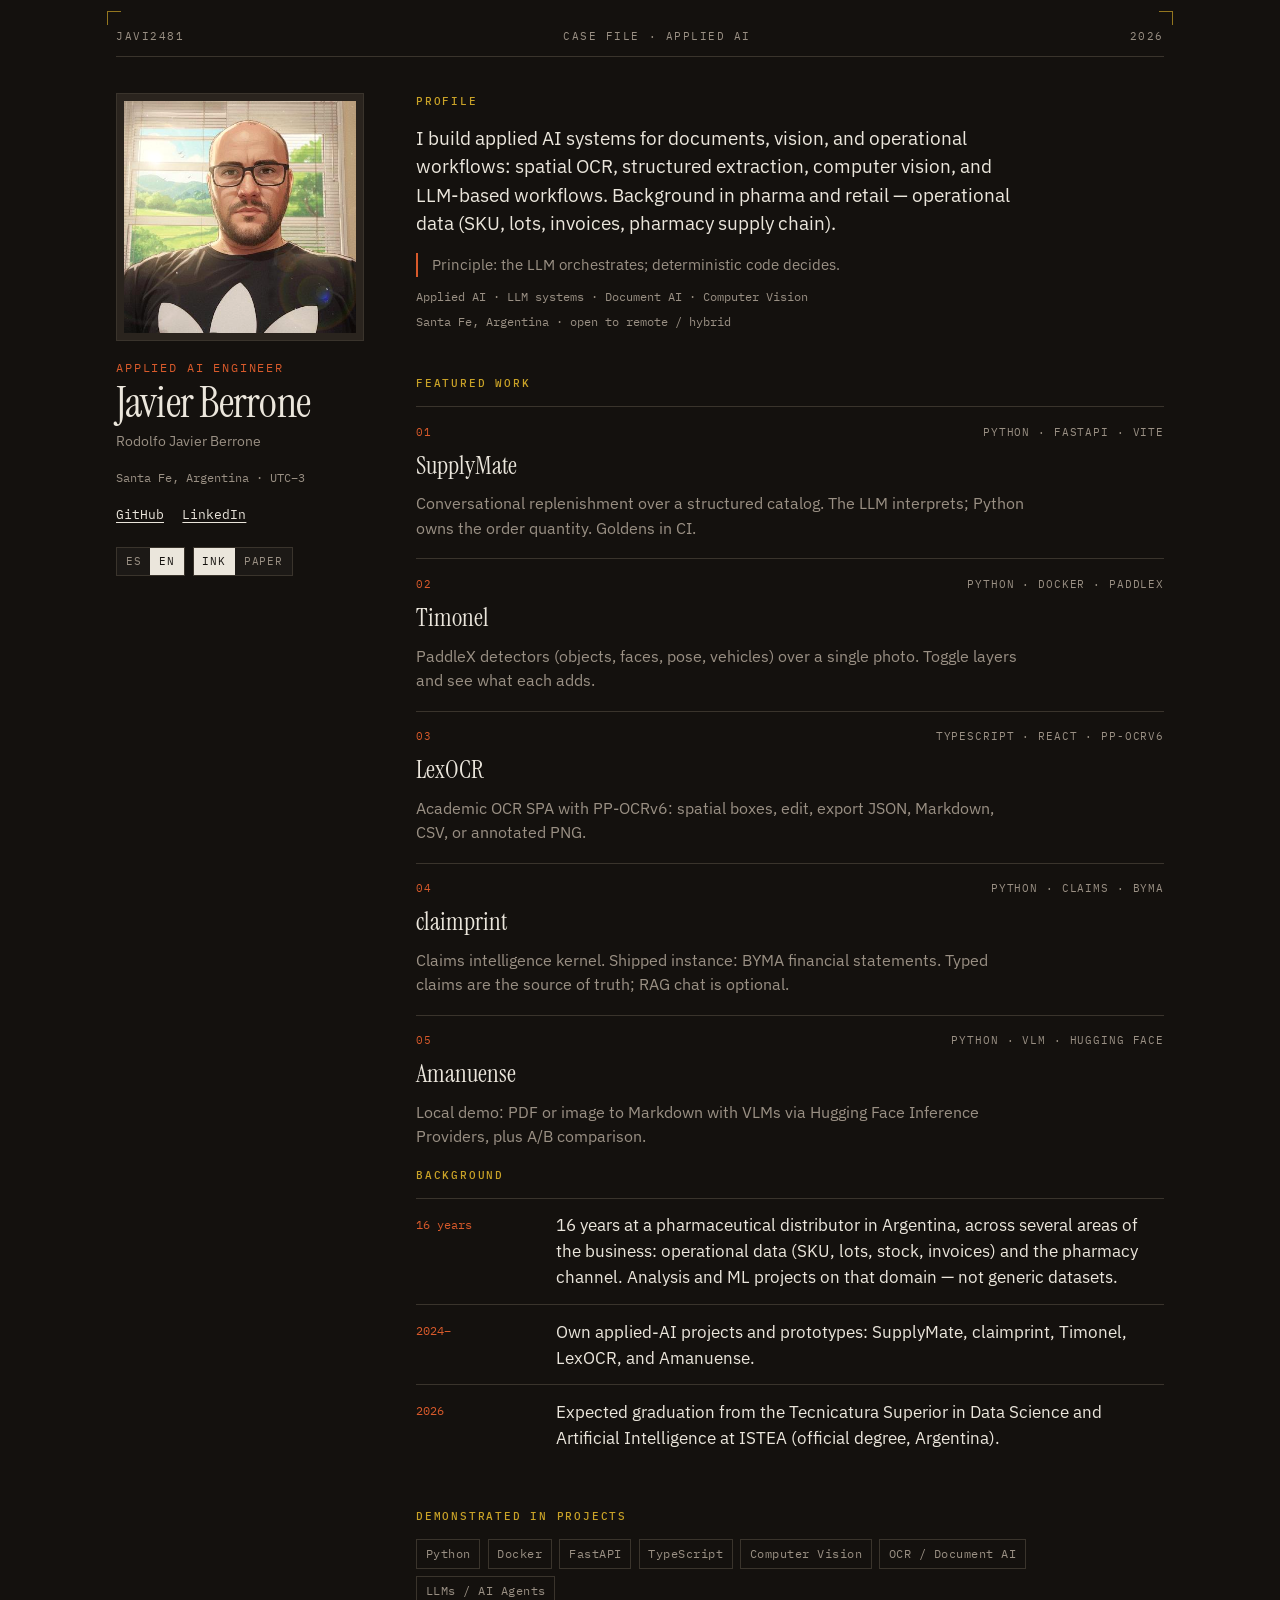
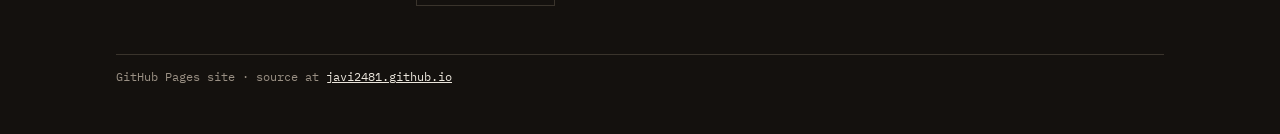
<file: index.html>
<!DOCTYPE html>
<html lang="en">
  <head>
    <meta charset="utf-8" />
    <meta name="viewport" content="width=device-width, initial-scale=1" />
    <title>Javier Berrone — Applied AI</title>
    <meta
      name="description"
      content="Applied AI for documents, vision, and operations. OCR, computer vision, and LLM workflows. Pharma/retail. Santa Fe, Argentina."
    />
    <meta name="theme-color" content="#14110e" />
    <link rel="canonical" href="https://javi2481.github.io/" />
    <link rel="icon" href="favicon.svg" type="image/svg+xml" />
    <link rel="apple-touch-icon" href="assets/avatar.jpg" />

    <meta property="og:type" content="profile" />
    <meta property="og:title" content="Javier Berrone — Applied AI" />
    <meta
      property="og:description"
      content="Applied AI for documents, vision, and operations. The LLM orchestrates; the code decides."
    />
    <meta property="og:url" content="https://javi2481.github.io/" />
    <meta property="og:image" content="https://avatars.githubusercontent.com/u/69852037?v=4" />
    <meta name="twitter:card" content="summary" />

    <link rel="preconnect" href="https://fonts.googleapis.com" />
    <link rel="preconnect" href="https://fonts.gstatic.com" crossorigin />
    <link
      href="https://fonts.googleapis.com/css2?family=IBM+Plex+Mono:wght@400;500&family=IBM+Plex+Sans:ital,wght@0,400;0,500;0,600;1,400&family=Instrument+Serif:ital@0;1&display=swap"
      rel="stylesheet"
    />
    <link rel="stylesheet" href="styles.css" />

    <script type="application/ld+json">
      {
        "@context": "https://schema.org",
        "@type": "Person",
        "name": "Rodolfo Javier Berrone",
        "alternateName": "Javier Berrone",
        "url": "https://javi2481.github.io/",
        "image": "https://avatars.githubusercontent.com/u/69852037?v=4",
        "jobTitle": "Applied AI Engineer",
        "address": { "@type": "PostalAddress", "addressCountry": "AR" },
        "sameAs": [
          "https://github.com/javi2481",
          "https://www.linkedin.com/in/javier-berrone/"
        ]
      }
    </script>
  </head>
  <body>
    <a class="skip" href="#work" data-i18n="skip">Skip to work</a>

    <div class="sheet" data-page>
      <p class="running" aria-hidden="true">
        <span>JAVI2481</span>
        <span class="running-mid" data-i18n="running">case file · applied AI</span>
        <span>2026</span>
      </p>

      <div class="layout">
        <aside class="rail">
          <figure class="id-photo">
            <img
              src="assets/avatar.jpg"
              width="280"
              height="280"
              alt="Portrait of Javier Berrone"
            />
          </figure>

          <p class="kicker" data-i18n="kicker">Applied AI Engineer</p>
          <h1 class="name">Javier Berrone</h1>
          <p class="legal">Rodolfo Javier Berrone</p>

          <p class="place">
            <span data-i18n="place">Santa Fe, Argentina · UTC−3</span>
          </p>

          <nav class="links" aria-label="Contact">
            <a rel="me" href="https://github.com/javi2481">GitHub</a>
            <a rel="me" href="https://www.linkedin.com/in/javier-berrone/">LinkedIn</a>
          </nav>

          <div class="controls">
            <div class="seg" role="group" aria-label="Language">
              <button type="button" data-lang="es" aria-pressed="false">ES</button>
              <button type="button" data-lang="en" aria-pressed="true">EN</button>
            </div>
            <div class="seg" role="group" aria-label="Theme">
              <button type="button" data-set-theme="dark" aria-pressed="true" data-i18n="themeDark">Ink</button>
              <button type="button" data-set-theme="light" aria-pressed="false" data-i18n="themeLight">Paper</button>
            </div>
          </div>
        </aside>

        <main>
          <section class="lede" aria-labelledby="lede-title">
            <h2 id="lede-title" class="section-label" data-i18n="aboutLabel">Profile</h2>
            <p class="lede-text" data-i18n="lede">
              I build applied AI systems for documents, vision, and operational
              workflows: spatial OCR, structured extraction, computer vision, and
              LLM-based workflows. Background in pharma and retail — operational data
              (SKU, lots, invoices, pharmacy supply chain).
            </p>
            <p class="principle" data-i18n="principle">
              Principle: the LLM orchestrates; deterministic code decides.
            </p>
            <p class="lede-focus" data-i18n="focus">
              Applied AI · LLM systems · Document AI · Computer Vision
            </p>
            <p class="lede-target" data-i18n="target">
              Santa Fe, Argentina · open to remote / hybrid
            </p>
          </section>

          <section id="work" aria-labelledby="work-title">
            <h2 id="work-title" class="section-label" data-i18n="workLabel">Featured work</h2>
            <ul class="dockets">
              <li>
                <a class="docket" href="https://github.com/javi2481/SupplyMate">
                  <div class="docket-meta">
                    <span class="idx">01</span>
                    <span class="stack">Python · FastAPI · Vite</span>
                  </div>
                  <h3>SupplyMate</h3>
                  <p data-i18n="pSupply">
                    Conversational replenishment over a structured catalog. The LLM
                    interprets; Python owns the order quantity. Goldens in CI.
                  </p>
                </a>
              </li>
              <li>
                <a class="docket" href="https://github.com/javi2481/timonel">
                  <div class="docket-meta">
                    <span class="idx">02</span>
                    <span class="stack">Python · Docker · PaddleX</span>
                  </div>
                  <h3>Timonel</h3>
                  <p data-i18n="pTimonel">
                    PaddleX detectors (objects, faces, pose, vehicles) over a single
                    photo. Toggle layers and see what each adds.
                  </p>
                </a>
              </li>
              <li>
                <a class="docket" href="https://github.com/javi2481/LexOCR">
                  <div class="docket-meta">
                    <span class="idx">03</span>
                    <span class="stack">TypeScript · React · PP-OCRv6</span>
                  </div>
                  <h3>LexOCR</h3>
                  <p data-i18n="pLex">
                    Academic OCR SPA with PP-OCRv6: spatial boxes, edit, export JSON,
                    Markdown, CSV, or annotated PNG.
                  </p>
                </a>
              </li>
              <li>
                <a class="docket" href="https://github.com/javi2481/claimprint">
                  <div class="docket-meta">
                    <span class="idx">04</span>
                    <span class="stack">Python · Claims · BYMA</span>
                  </div>
                  <h3>claimprint</h3>
                  <p data-i18n="pClaim">
                    Claims intelligence kernel. Shipped instance: BYMA financial
                    statements. Typed claims are the source of truth; RAG chat is optional.
                  </p>
                </a>
              </li>
              <li>
                <a class="docket" href="https://github.com/javi2481/Amanuense">
                  <div class="docket-meta">
                    <span class="idx">05</span>
                    <span class="stack">Python · VLM · Hugging Face</span>
                  </div>
                  <h3>Amanuense</h3>
                  <p data-i18n="pAmanuense">
                    Local demo: PDF or image to Markdown with VLMs via Hugging Face
                    Inference Providers, plus A/B comparison.
                  </p>
                </a>
              </li>
            </ul>
          </section>

          <section aria-labelledby="bg-title">
            <h2 id="bg-title" class="section-label" data-i18n="bgLabel">Background</h2>
            <ol class="timeline">
              <li>
                <time>16 years</time>
                <p data-i18n="bg1">
                  Pharmaceutical distributor in Argentina, across several areas of
                  the business: operational data (SKU, lots, stock, invoices) and
                  the pharmacy channel. Analysis and ML projects on that domain —
                  not generic datasets.
                </p>
              </li>
              <li>
                <time datetime="2024">2024–</time>
                <p data-i18n="bg2">
                  Own applied-AI projects and prototypes: SupplyMate, claimprint,
                  Timonel, LexOCR, and Amanuense.
                </p>
              </li>
              <li>
                <time datetime="2026-12">2026</time>
                <p data-i18n="bg3">
                  Expected graduation from the Tecnicatura Superior in Data Science
                  and Artificial Intelligence at ISTEA (official degree, Argentina).
                </p>
              </li>
            </ol>
          </section>

          <section aria-labelledby="skills-title">
            <h2 id="skills-title" class="section-label" data-i18n="skillsLabel">Demonstrated in projects</h2>
            <ul class="skills">
              <li>Python</li>
              <li>Docker</li>
              <li>FastAPI</li>
              <li>TypeScript</li>
              <li>Computer Vision</li>
              <li>OCR / Document AI</li>
              <li>LLMs / AI Agents</li>
            </ul>
          </section>
        </main>
      </div>

      <footer class="colophon">
        <p>
          <span data-i18n="colophon">GitHub Pages site · source at</span>
          <a href="https://github.com/javi2481/javi2481.github.io">javi2481.github.io</a>
        </p>
      </footer>
    </div>

    <script src="script.js"></script>
  </body>
</html>
</file>
<file: styles.css>
:root {
  --bg: #14110e;
  --ink: #ebe6dc;
  --muted: #9a9084;
  --rule: #3a342c;
  --panel: #1c1916;
  --accent: #d85a2b;
  --gold: #c9a227;
  --focus: #e8d5a3;
  --photo-mat: #2a241e;
  --serif: "Instrument Serif", "Iowan Old Style", Georgia, serif;
  --sans: "IBM Plex Sans", "Segoe UI", sans-serif;
  --mono: "IBM Plex Mono", ui-monospace, monospace;
  --measure: 38rem;
  --rail: 15.5rem;
}

[data-theme="light"] {
  --bg: #efe6d4;
  --ink: #1a1612;
  --muted: #6a6158;
  --rule: #cbbba3;
  --panel: #f7f1e4;
  --accent: #b42318;
  --gold: #8a6b12;
  --focus: #1a1612;
  --photo-mat: #d9cdb6;
}

*,
*::before,
*::after {
  box-sizing: border-box;
}

html {
  scroll-behavior: smooth;
}

body {
  margin: 0;
  min-height: 100vh;
  background: var(--bg);
  color: var(--ink);
  font-family: var(--sans);
  font-size: 1.05rem;
  line-height: 1.55;
  -webkit-font-smoothing: antialiased;
}

a {
  color: inherit;
}

img {
  max-width: 100%;
  height: auto;
  display: block;
}

.skip {
  position: absolute;
  left: 0.75rem;
  top: -3rem;
  z-index: 20;
  padding: 0.4rem 0.7rem;
  background: var(--accent);
  color: #fff;
  text-decoration: none;
  font-family: var(--mono);
  font-size: 0.75rem;
}

.skip:focus {
  top: 0.75rem;
}

.sheet {
  position: relative;
  max-width: 68rem;
  margin: 0 auto;
  padding: 1.75rem 1.25rem 3rem;
}

.sheet::before,
.sheet::after {
  content: "";
  position: absolute;
  width: 14px;
  height: 14px;
  border: 1px solid var(--gold);
  pointer-events: none;
  opacity: 0.7;
}

.sheet::before {
  top: 0.7rem;
  left: 0.7rem;
  border-right: 0;
  border-bottom: 0;
}

.sheet::after {
  top: 0.7rem;
  right: 0.7rem;
  border-left: 0;
  border-bottom: 0;
}

.running {
  display: flex;
  justify-content: space-between;
  gap: 1rem;
  margin: 0 0 2.25rem;
  padding-bottom: 0.7rem;
  border-bottom: 1px solid var(--rule);
  font-family: var(--mono);
  font-size: 0.68rem;
  letter-spacing: 0.14em;
  text-transform: uppercase;
  color: var(--muted);
}

.running-mid {
  display: none;
}

@media (min-width: 640px) {
  .running-mid {
    display: inline;
  }
}

.layout {
  display: grid;
  gap: 2.5rem;
}

.rail {
  display: grid;
  grid-template-columns: 8rem minmax(0, 1fr);
  column-gap: 1rem;
  align-items: start;
}

.rail .id-photo {
  grid-column: 1;
  grid-row: 1 / 6;
  max-width: none;
  margin: 0;
}

.rail .kicker,
.rail .name,
.rail .legal,
.rail .place {
  grid-column: 2;
}

.rail .links,
.rail .controls {
  grid-column: 1 / -1;
}

@media (min-width: 880px) {
  .layout {
    grid-template-columns: var(--rail) minmax(0, 1fr);
    gap: 3.25rem;
    align-items: start;
  }

  .rail {
    display: block;
    position: sticky;
    top: 1.25rem;
  }

  .rail .id-photo {
    margin: 0 0 1.15rem;
  }
}

.id-photo {
  margin: 0 0 1.15rem;
  padding: 0.45rem;
  background: var(--photo-mat);
  border: 1px solid var(--rule);
}

.id-photo img {
  width: 100%;
  aspect-ratio: 1;
  object-fit: cover;
  filter: contrast(1.04);
}

.kicker {
  margin: 0 0 0.2rem;
  font-family: var(--mono);
  font-size: 0.72rem;
  letter-spacing: 0.16em;
  text-transform: uppercase;
  color: var(--accent);
}

.name {
  margin: 0;
  font-family: var(--serif);
  font-size: clamp(2.1rem, 4vw, 2.7rem);
  font-weight: 400;
  line-height: 1.05;
  letter-spacing: -0.02em;
}

.legal {
  margin: 0.35rem 0 0;
  color: var(--muted);
  font-size: 0.85rem;
}

.place {
  margin: 1rem 0 0;
  font-family: var(--mono);
  font-size: 0.78rem;
  color: var(--muted);
}

.links {
  display: flex;
  flex-wrap: wrap;
  gap: 0.85rem 1.15rem;
  margin-top: 1.1rem;
  font-family: var(--mono);
  font-size: 0.8rem;
}

.links a {
  text-underline-offset: 0.22em;
}

.links a:hover {
  color: var(--accent);
}

.controls {
  display: flex;
  flex-wrap: wrap;
  gap: 0.5rem;
  margin-top: 1.35rem;
}

.seg {
  display: inline-flex;
  border: 1px solid var(--rule);
  background: var(--panel);
}

.seg button {
  appearance: none;
  border: 0;
  background: transparent;
  color: var(--muted);
  font-family: var(--mono);
  font-size: 0.68rem;
  letter-spacing: 0.08em;
  text-transform: uppercase;
  padding: 0.4rem 0.55rem;
  cursor: pointer;
}

.seg button[aria-pressed="true"] {
  background: var(--ink);
  color: var(--bg);
}

.seg button:focus-visible,
.links a:focus-visible,
.docket:focus-visible,
.colophon a:focus-visible {
  outline: 2px solid var(--focus);
  outline-offset: 2px;
}

.section-label {
  margin: 0 0 0.85rem;
  font-family: var(--mono);
  font-size: 0.7rem;
  font-weight: 500;
  letter-spacing: 0.16em;
  text-transform: uppercase;
  color: var(--gold);
}

.lede {
  margin-bottom: 2.75rem;
}

.lede-text {
  margin: 0;
  max-width: var(--measure);
  font-size: 1.18rem;
  line-height: 1.5;
}

.principle {
  margin: 1rem 0 0;
  max-width: var(--measure);
  padding-left: 0.85rem;
  border-left: 2px solid var(--accent);
  color: var(--muted);
  font-size: 0.95rem;
}

.lede-focus,
.lede-target {
  margin: 0.65rem 0 0;
  max-width: var(--measure);
  font-family: var(--mono);
  font-size: 0.78rem;
  color: var(--muted);
}

.lede-target {
  margin-top: 0.35rem;
}

.dockets {
  list-style: none;
  margin: 0;
  padding: 0;
  border-top: 1px solid var(--rule);
}

.dockets li + li {
  border-top: 1px solid var(--rule);
}

.docket {
  display: block;
  padding: 1.05rem 0 1.15rem;
  text-decoration: none;
}

.docket:hover h3 {
  color: var(--accent);
}

.docket-meta {
  display: flex;
  justify-content: space-between;
  gap: 1rem;
  font-family: var(--mono);
  font-size: 0.68rem;
  letter-spacing: 0.08em;
  text-transform: uppercase;
  color: var(--muted);
}

.idx {
  color: var(--accent);
}

.docket h3 {
  margin: 0.35rem 0 0.4rem;
  font-family: var(--serif);
  font-size: 1.55rem;
  font-weight: 400;
}

.docket p {
  margin: 0;
  max-width: var(--measure);
  color: var(--muted);
  font-size: 0.98rem;
}

.timeline {
  list-style: none;
  margin: 0 0 2.75rem;
  padding: 0;
}

.timeline li {
  display: grid;
  gap: 0.2rem 1.25rem;
  padding: 0.85rem 0;
  border-top: 1px solid var(--rule);
}

@media (min-width: 640px) {
  .timeline li {
    grid-template-columns: 7.5rem minmax(0, 1fr);
  }
}

.timeline time {
  font-family: var(--mono);
  font-size: 0.78rem;
  color: var(--accent);
  padding-top: 0.15rem;
}

.timeline p {
  margin: 0;
  max-width: var(--measure);
}

.skills {
  display: flex;
  flex-wrap: wrap;
  gap: 0.45rem;
  list-style: none;
  margin: 0;
  padding: 0;
}

.skills li {
  font-family: var(--mono);
  font-size: 0.75rem;
  letter-spacing: 0.04em;
  padding: 0.28rem 0.55rem;
  border: 1px solid var(--rule);
  color: var(--muted);
}

.colophon {
  margin-top: 3rem;
  padding-top: 0.85rem;
  border-top: 1px solid var(--rule);
  font-family: var(--mono);
  font-size: 0.72rem;
  color: var(--muted);
}

.colophon p {
  margin: 0;
}

.colophon a {
  color: var(--ink);
}

@media (prefers-reduced-motion: reduce) {
  html {
    scroll-behavior: auto;
  }

  .docket h3 {
    transition: none;
  }
}
</file>
